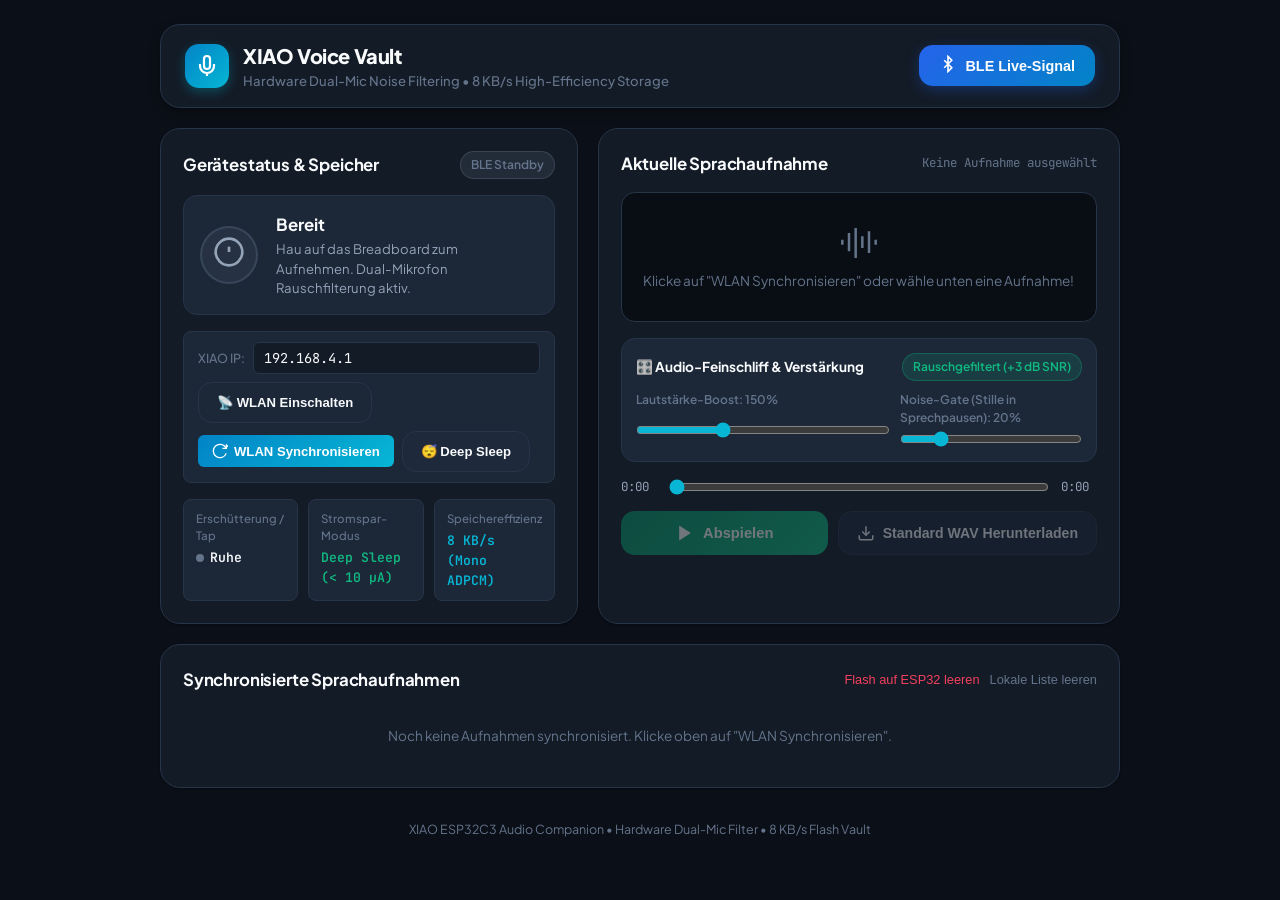
<file: app/index.html>
<!DOCTYPE html>
<html lang="de">
<head>
  <meta charset="UTF-8">
  <meta name="viewport" content="width=device-width, initial-scale=1.0">
  <title>XIAO ESP32C3 - Voice Assistant & Dual-Mic Noise Filter</title>
  <link rel="stylesheet" href="style.css">
  <link rel="preconnect" href="https://fonts.googleapis.com">
  <link rel="preconnect" href="https://fonts.gstatic.com" crossorigin>
  <link href="https://fonts.googleapis.com/css2?family=Plus+Jakarta+Sans:wght@400;500;600;700;800&family=JetBrains+Mono:wght@400;500;600&display=swap" rel="stylesheet">
</head>
<body>
  <div class="app-container">
    <!-- Header -->
    <header class="app-header">
      <div class="brand">
        <div class="logo-icon">
          <svg width="24" height="24" viewBox="0 0 24 24" fill="none" stroke="currentColor" stroke-width="2.2">
            <path d="M12 2a3 3 0 0 0-3 3v7a3 3 0 0 0 6 0V5a3 3 0 0 0-3-3Z"></path>
            <path d="M19 10v2a7 7 0 0 1-14 0v-2"></path>
            <line x1="12" y1="19" x2="12" y2="22"></line>
          </svg>
        </div>
        <div>
          <h1>XIAO Voice Vault</h1>
          <p class="subtitle">Hardware Dual-Mic Noise Filtering &bull; 8 KB/s High-Efficiency Storage</p>
        </div>
      </div>

      <div class="header-actions">
        <button id="btnConnect" class="btn-connect" onclick="toggleBleConnection()">
          <span class="btn-icon">
            <svg width="18" height="18" viewBox="0 0 24 24" fill="none" stroke="currentColor" stroke-width="2.2">
              <path d="m7 7 10 10-5 5V2l5 5L7 17"></path>
            </svg>
          </span>
          <span id="btnConnectText">BLE Live-Signal</span>
        </button>
      </div>
    </header>

    <!-- Main Grid -->
    <main class="main-grid">
      <!-- Status & Device Card -->
      <section class="card status-card">
        <div class="card-header">
          <h2>Gerätestatus & Speicher</h2>
          <span id="connectionBadge" class="badge badge-disconnected">BLE Standby</span>
        </div>

        <div class="status-hero">
          <div id="stateRing" class="state-ring state-idle">
            <div class="state-icon-inner" id="stateIcon">
              <svg width="32" height="32" viewBox="0 0 24 24" fill="none" stroke="currentColor" stroke-width="2">
                <circle cx="12" cy="12" r="10"></circle>
                <line x1="12" y1="8" x2="12" y2="12"></line>
                <line x1="12" y1="16" x2="12.01" y2="16"></line>
              </svg>
            </div>
          </div>
          <div class="status-texts">
            <h3 id="stateLabel">Bereit</h3>
            <p id="stateDesc">Hau auf das Breadboard zum Aufnehmen. Dual-Mikrofon Rauschfilterung aktiv.</p>
          </div>
        </div>

        <!-- Wi-Fi Sync & Power Management Controls -->
        <div class="wifi-bar" style="flex-wrap:wrap;gap:8px;">
          <div class="wifi-input-group">
            <label for="wifiIpInput">XIAO IP:</label>
            <input type="text" id="wifiIpInput" value="192.168.4.1" placeholder="192.168.4.1">
          </div>
          <button id="btnToggleWifi" class="btn-secondary" onclick="toggleWifiViaBle()" style="font-size:0.82rem;">
            📡 WLAN Einschalten
          </button>
          <button id="btnSyncWifi" class="btn-wifi-fetch" onclick="syncAllClipsFromWifi()">
            <svg width="16" height="16" viewBox="0 0 24 24" fill="none" stroke="currentColor" stroke-width="2">
              <path d="M21.5 2v6h-6M21.34 15.57a10 10 0 1 1-.57-8.38l5.67-5.67"></path>
            </svg>
            <span id="btnSyncText">WLAN Synchronisieren</span>
          </button>
          <button id="btnSleep" class="btn-secondary" onclick="enterSleepViaBle()" title="ESP32 sofort in Ultra-Low-Power Deep Sleep (< 10 uA) versetzen" style="font-size:0.82rem;background:#1e293b;">
            😴 Deep Sleep
          </button>
        </div>

        <!-- Sensor Indicators -->
        <div class="sensor-grid">
          <div class="sensor-pill">
            <span class="pill-label">Erschütterung / Tap</span>
            <div class="tap-indicator-container">
              <span id="tapPulse" class="tap-pulse"></span>
              <span id="tapText" class="pill-val">Ruhe</span>
            </div>
          </div>

          <div class="sensor-pill">
            <span class="pill-label">Stromspar-Modus</span>
            <span id="powerModeVal" class="pill-val" style="color:var(--accent-emerald);">Deep Sleep (< 10 µA)</span>
          </div>

          <div class="sensor-pill">
            <span class="pill-label">Speichereffizienz</span>
            <span class="pill-val" style="color:var(--accent-cyan);">8 KB/s (Mono ADPCM)</span>
          </div>
        </div>
      </section>

      <!-- Player & Waveform Card -->
      <section class="card player-card">
        <div class="card-header">
          <h2 id="currentClipTitle">Aktuelle Sprachaufnahme</h2>
          <span id="clipMeta" class="meta-tag">Keine Aufnahme ausgewählt</span>
        </div>

        <div class="waveform-container">
          <canvas id="waveformCanvas"></canvas>
          <div id="emptyWaveformMessage" class="empty-message">
            <svg width="40" height="40" viewBox="0 0 24 24" fill="none" stroke="currentColor" stroke-width="1.5">
              <path d="M2 10v3"></path>
              <path d="M6 6v11"></path>
              <path d="M10 3v18"></path>
              <path d="M14 8v7"></path>
              <path d="M18 5v13"></path>
              <path d="M22 10v3"></path>
            </svg>
            <p>Klicke auf "WLAN Synchronisieren" oder wähle unten eine Aufnahme!</p>
          </div>
        </div>

        <!-- Audio Tuning & DSP Controls -->
        <div class="dsp-card">
          <div class="dsp-title-row">
            <span class="dsp-title">🎛️ Audio-Feinschliff & Verstärkung</span>
            <span class="badge badge-connected">Rauschgefiltert (+3 dB SNR)</span>
          </div>
          
          <div class="dsp-controls-grid">
            <div class="dsp-control-group">
              <label for="volumeBoostSlider">Lautstärke-Boost: <span id="boostVal">150%</span></label>
              <input type="range" id="volumeBoostSlider" min="50" max="350" value="150" oninput="onAudioSettingsChanged()">
            </div>

            <div class="dsp-control-group">
              <label for="noiseGateSlider">Noise-Gate (Stille in Sprechpausen): <span id="gateVal">20%</span></label>
              <input type="range" id="noiseGateSlider" min="0" max="100" value="20" oninput="onAudioSettingsChanged()">
            </div>
          </div>
        </div>

        <!-- Player Controls -->
        <div class="player-controls">
          <div class="timeline-row">
            <span id="currentTime" class="time-label">0:00</span>
            <input type="range" id="seekSlider" min="0" max="100" value="0" step="0.1" oninput="seekAudio(this.value)">
            <span id="totalTime" class="time-label">0:00</span>
          </div>

          <div class="action-buttons-row">
            <button id="btnPlay" class="btn-play" onclick="togglePlayAudio()" disabled>
              <svg id="playIcon" width="20" height="20" viewBox="0 0 24 24" fill="currentColor">
                <polygon points="5 3 19 12 5 21 5 3"></polygon>
              </svg>
              <span id="btnPlayText">Abspielen</span>
            </button>

            <button id="btnDownload" class="btn-secondary" onclick="downloadCurrentClip()" disabled>
              <svg width="18" height="18" viewBox="0 0 24 24" fill="none" stroke="currentColor" stroke-width="2">
                <path d="M21 15v4a2 2 0 0 1-2 2H5a2 2 0 0 1-2-2v-4"></path>
                <polyline points="7 10 12 15 17 10"></polyline>
                <line x1="12" y1="15" x2="12" y2="3"></line>
              </svg>
              <span>Standard WAV Herunterladen</span>
            </button>
          </div>
        </div>
      </section>

      <!-- Recordings Library Section -->
      <section class="card library-card">
        <div class="card-header">
          <h2>Synchronisierte Sprachaufnahmen</h2>
          <div style="display:flex;gap:10px;">
            <button class="btn-text" onclick="clearDeviceFlashStorage()" style="color:#f43f5e;">Flash auf ESP32 leeren</button>
            <button class="btn-text" onclick="clearHistory()">Lokale Liste leeren</button>
          </div>
        </div>

        <div id="clipsList" class="clips-list">
          <div class="no-clips-msg">Noch keine Aufnahmen synchronisiert. Klicke oben auf "WLAN Synchronisieren".</div>
        </div>
      </section>
    </main>

    <!-- Footer -->
    <footer class="app-footer">
      <span>XIAO ESP32C3 Audio Companion &bull; Hardware Dual-Mic Filter &bull; 8 KB/s Flash Vault</span>
    </footer>
  </div>

  <script src="app.js"></script>
</body>
</html>
</file>
<file: app/style.css>
:root {
  --bg-primary: #0b0f17;
  --bg-surface: #131b26;
  --bg-surface-elevated: #1c2738;
  --bg-surface-hover: #243247;
  --border-color: #273549;
  --border-light: #364863;
  
  --text-primary: #f8fafc;
  --text-secondary: #94a3b8;
  --text-muted: #64748b;
  
  --accent-cyan: #06b6d4;
  --accent-blue: #3b82f6;
  --accent-emerald: #10b981;
  --accent-rose: #f43f5e;
  --accent-amber: #f59e0b;

  --shadow-sm: 0 1px 2px 0 rgba(0, 0, 0, 0.3);
  --shadow-md: 0 4px 12px -2px rgba(0, 0, 0, 0.4);
  --shadow-lg: 0 12px 24px -4px rgba(0, 0, 0, 0.5);

  --radius-sm: 8px;
  --radius-md: 14px;
  --radius-lg: 20px;
}

* {
  margin: 0;
  padding: 0;
  box-sizing: border-box;
}

body {
  font-family: 'Plus Jakarta Sans', -apple-system, BlinkMacSystemFont, 'Segoe UI', Roboto, sans-serif;
  background-color: var(--bg-primary);
  color: var(--text-primary);
  min-height: 100vh;
  display: flex;
  justify-content: center;
  padding: 24px 16px;
  line-height: 1.5;
}

.app-container {
  width: 100%;
  max-width: 960px;
  display: flex;
  flex-direction: column;
  gap: 20px;
}

/* Header */
.app-header {
  display: flex;
  justify-content: space-between;
  align-items: center;
  padding: 16px 24px;
  background: var(--bg-surface);
  border: 1px solid var(--border-color);
  border-radius: var(--radius-lg);
  box-shadow: var(--shadow-md);
}

.brand {
  display: flex;
  align-items: center;
  gap: 14px;
}

.logo-icon {
  width: 44px;
  height: 44px;
  background: linear-gradient(135deg, #0284c7, #06b6d4);
  border-radius: var(--radius-md);
  display: flex;
  align-items: center;
  justify-content: center;
  color: #fff;
  box-shadow: 0 4px 12px rgba(6, 182, 212, 0.3);
}

.brand h1 {
  font-size: 1.25rem;
  font-weight: 800;
  letter-spacing: -0.02em;
  color: var(--text-primary);
}

.subtitle {
  font-size: 0.82rem;
  color: var(--text-muted);
  font-weight: 500;
}

.btn-connect {
  display: inline-flex;
  align-items: center;
  gap: 8px;
  padding: 10px 20px;
  background: linear-gradient(135deg, #2563eb, #0284c7);
  color: white;
  border: none;
  border-radius: var(--radius-md);
  font-size: 0.9rem;
  font-weight: 600;
  cursor: pointer;
  transition: all 0.2s cubic-bezier(0.4, 0, 0.2, 1);
  box-shadow: 0 4px 14px rgba(37, 99, 235, 0.3);
}

.btn-connect:hover {
  transform: translateY(-1px);
  box-shadow: 0 6px 18px rgba(37, 99, 235, 0.45);
}

.btn-connect.connected {
  background: linear-gradient(135deg, #1e293b, #0f172a);
  border: 1px solid var(--border-light);
  color: var(--accent-emerald);
  box-shadow: none;
}

/* Grid */
.main-grid {
  display: grid;
  grid-template-columns: 1fr;
  gap: 20px;
}

@media (min-width: 768px) {
  .main-grid {
    grid-template-columns: 1fr 1.25fr;
  }
  .library-card {
    grid-column: 1 / -1;
  }
}

/* Cards */
.card {
  background: var(--bg-surface);
  border: 1px solid var(--border-color);
  border-radius: var(--radius-lg);
  padding: 22px;
  display: flex;
  flex-direction: column;
  gap: 16px;
  box-shadow: var(--shadow-sm);
}

.card-header {
  display: flex;
  justify-content: space-between;
  align-items: center;
}

.card-header h2 {
  font-size: 1.05rem;
  font-weight: 700;
  letter-spacing: -0.01em;
  color: var(--text-primary);
}

.badge {
  padding: 4px 10px;
  border-radius: 999px;
  font-size: 0.75rem;
  font-weight: 600;
}

.badge-disconnected {
  background: rgba(148, 163, 184, 0.12);
  color: var(--text-muted);
  border: 1px solid rgba(148, 163, 184, 0.2);
}

.badge-connected {
  background: rgba(16, 185, 129, 0.15);
  color: var(--accent-emerald);
  border: 1px solid rgba(16, 185, 129, 0.3);
}

.meta-tag {
  font-size: 0.78rem;
  color: var(--text-muted);
  font-family: 'JetBrains Mono', monospace;
}

/* Status Hero */
.status-hero {
  display: flex;
  align-items: center;
  gap: 18px;
  padding: 16px;
  background: var(--bg-surface-elevated);
  border-radius: var(--radius-md);
  border: 1px solid var(--border-color);
}

.state-ring {
  width: 58px;
  height: 58px;
  border-radius: 50%;
  display: flex;
  align-items: center;
  justify-content: center;
  transition: all 0.3s ease;
  flex-shrink: 0;
}

.state-idle {
  background: rgba(100, 116, 139, 0.15);
  border: 2px solid rgba(100, 116, 139, 0.3);
  color: var(--text-secondary);
}

.state-recording {
  background: rgba(244, 63, 94, 0.2);
  border: 2px solid var(--accent-rose);
  color: var(--accent-rose);
  animation: pulse-ring 1.5s infinite;
}

@keyframes pulse-ring {
  0% { transform: scale(0.96); box-shadow: 0 0 0 0 rgba(244, 63, 94, 0.6); }
  70% { transform: scale(1.04); box-shadow: 0 0 0 12px rgba(244, 63, 94, 0); }
  100% { transform: scale(0.96); box-shadow: 0 0 0 0 rgba(244, 63, 94, 0); }
}

.status-texts h3 {
  font-size: 1.05rem;
  font-weight: 700;
  margin-bottom: 2px;
}

.status-texts p {
  font-size: 0.82rem;
  color: var(--text-secondary);
}

/* Wi-Fi Bar */
.wifi-bar {
  display: flex;
  gap: 10px;
  align-items: center;
  background: var(--bg-surface-elevated);
  padding: 10px 14px;
  border-radius: var(--radius-sm);
  border: 1px solid var(--border-color);
}

.wifi-input-group {
  display: flex;
  align-items: center;
  gap: 8px;
  flex: 1;
}

.wifi-input-group label {
  font-size: 0.78rem;
  color: var(--text-muted);
  font-weight: 500;
  white-space: nowrap;
}

.wifi-input-group input {
  flex: 1;
  background: var(--bg-surface);
  border: 1px solid var(--border-color);
  border-radius: 6px;
  padding: 6px 10px;
  color: var(--text-primary);
  font-family: 'JetBrains Mono', monospace;
  font-size: 0.85rem;
  outline: none;
}

.wifi-input-group input:focus {
  border-color: var(--accent-cyan);
}

.btn-wifi-fetch {
  display: inline-flex;
  align-items: center;
  gap: 6px;
  padding: 8px 14px;
  background: linear-gradient(135deg, #0284c7, #06b6d4);
  color: white;
  border: none;
  border-radius: 6px;
  font-size: 0.82rem;
  font-weight: 600;
  cursor: pointer;
  transition: all 0.2s ease;
  white-space: nowrap;
}

.btn-wifi-fetch:hover {
  transform: translateY(-1px);
  box-shadow: 0 4px 12px rgba(6, 182, 212, 0.35);
}

/* Sensor Grid */
.sensor-grid {
  display: grid;
  grid-template-columns: repeat(3, 1fr);
  gap: 10px;
}

.sensor-pill {
  background: var(--bg-surface-elevated);
  border: 1px solid var(--border-color);
  padding: 10px 12px;
  border-radius: var(--radius-sm);
  display: flex;
  flex-direction: column;
  gap: 4px;
}

.pill-label {
  font-size: 0.72rem;
  color: var(--text-muted);
  font-weight: 500;
}

.pill-val {
  font-size: 0.82rem;
  font-weight: 600;
  font-family: 'JetBrains Mono', monospace;
  color: var(--text-primary);
}

.tap-indicator-container {
  display: flex;
  align-items: center;
  gap: 6px;
}

.tap-pulse {
  width: 8px;
  height: 8px;
  border-radius: 50%;
  background: var(--text-muted);
  transition: all 0.2s ease;
}

.tap-pulse.active {
  background: var(--accent-amber);
  transform: scale(1.5);
  box-shadow: 0 0 10px var(--accent-amber);
}

/* Waveform Canvas */
.waveform-container {
  position: relative;
  width: 100%;
  height: 130px;
  background: #090d14;
  border: 1px solid var(--border-color);
  border-radius: var(--radius-md);
  overflow: hidden;
  display: flex;
  align-items: center;
  justify-content: center;
}

#waveformCanvas {
  width: 100%;
  height: 100%;
  display: block;
}

.empty-message {
  position: absolute;
  display: flex;
  flex-direction: column;
  align-items: center;
  gap: 8px;
  color: var(--text-muted);
  text-align: center;
  padding: 12px;
}

.empty-message p {
  font-size: 0.85rem;
}

/* DSP Card */
.dsp-card {
  background: var(--bg-surface-elevated);
  border: 1px solid var(--border-color);
  border-radius: var(--radius-md);
  padding: 14px;
  display: flex;
  flex-direction: column;
  gap: 10px;
}

.dsp-title-row {
  display: flex;
  justify-content: space-between;
  align-items: center;
}

.dsp-title {
  font-size: 0.85rem;
  font-weight: 700;
  color: var(--text-primary);
}

.dsp-controls-grid {
  display: grid;
  grid-template-columns: 1fr;
  gap: 10px;
}

@media (min-width: 600px) {
  .dsp-controls-grid {
    grid-template-columns: 1.4fr 1fr;
  }
}

.dsp-control-group {
  display: flex;
  flex-direction: column;
  gap: 4px;
}

.dsp-control-group label {
  font-size: 0.75rem;
  color: var(--text-muted);
  font-weight: 600;
}

.dsp-control-group select {
  background: var(--bg-surface);
  border: 1px solid var(--border-color);
  border-radius: 6px;
  padding: 7px 10px;
  color: var(--text-primary);
  font-size: 0.82rem;
  outline: none;
  font-weight: 500;
}

.dsp-control-group select:focus {
  border-color: var(--accent-cyan);
}

/* Player Controls */
.player-controls {
  display: flex;
  flex-direction: column;
  gap: 14px;
}

.timeline-row {
  display: flex;
  align-items: center;
  gap: 12px;
}

.time-label {
  font-size: 0.78rem;
  font-family: 'JetBrains Mono', monospace;
  color: var(--text-secondary);
  min-width: 36px;
}

input[type="range"] {
  flex: 1;
  accent-color: var(--accent-cyan);
  cursor: pointer;
}

.action-buttons-row {
  display: flex;
  gap: 10px;
}

.btn-play {
  flex: 1;
  display: inline-flex;
  align-items: center;
  justify-content: center;
  gap: 8px;
  padding: 12px 20px;
  background: linear-gradient(135deg, #059669, #10b981);
  color: white;
  border: none;
  border-radius: var(--radius-md);
  font-size: 0.92rem;
  font-weight: 700;
  cursor: pointer;
  transition: all 0.2s ease;
  box-shadow: 0 4px 12px rgba(16, 185, 129, 0.3);
}

.btn-play:hover:not(:disabled) {
  transform: translateY(-1px);
  box-shadow: 0 6px 16px rgba(16, 185, 129, 0.45);
}

.btn-play:disabled {
  opacity: 0.4;
  cursor: not-allowed;
  box-shadow: none;
}

.btn-secondary {
  display: inline-flex;
  align-items: center;
  gap: 8px;
  padding: 12px 18px;
  background: var(--bg-surface-elevated);
  border: 1px solid var(--border-color);
  color: var(--text-primary);
  border-radius: var(--radius-md);
  font-size: 0.88rem;
  font-weight: 600;
  cursor: pointer;
  transition: all 0.2s ease;
}

.btn-secondary:hover:not(:disabled) {
  background: var(--bg-surface-hover);
  border-color: var(--border-light);
}

.btn-secondary:disabled {
  opacity: 0.4;
  cursor: not-allowed;
}

.btn-text {
  background: none;
  border: none;
  color: var(--text-muted);
  font-size: 0.8rem;
  font-weight: 500;
  cursor: pointer;
}

.btn-text:hover {
  color: var(--text-secondary);
}

/* History List */
.clips-list {
  display: flex;
  flex-direction: column;
  gap: 8px;
  max-height: 220px;
  overflow-y: auto;
}

.no-clips-msg {
  font-size: 0.85rem;
  color: var(--text-muted);
  text-align: center;
  padding: 18px 0;
}

.clip-item {
  display: flex;
  justify-content: space-between;
  align-items: center;
  padding: 10px 14px;
  background: var(--bg-surface-elevated);
  border: 1px solid var(--border-color);
  border-radius: var(--radius-sm);
  transition: background 0.15s ease;
}

.clip-item:hover {
  background: var(--bg-surface-hover);
}

.clip-info {
  display: flex;
  flex-direction: column;
}

.clip-title {
  font-size: 0.88rem;
  font-weight: 600;
}

.clip-sub {
  font-size: 0.75rem;
  color: var(--text-muted);
  font-family: 'JetBrains Mono', monospace;
}

.clip-actions {
  display: flex;
  gap: 8px;
}

.btn-icon-small {
  padding: 6px 10px;
  background: var(--bg-surface);
  border: 1px solid var(--border-color);
  border-radius: 6px;
  color: var(--text-secondary);
  cursor: pointer;
  font-size: 0.78rem;
  font-weight: 600;
}

.btn-icon-small:hover {
  color: var(--accent-cyan);
  border-color: var(--accent-cyan);
}

/* Footer */
.app-footer {
  text-align: center;
  font-size: 0.78rem;
  color: var(--text-muted);
  padding: 12px 0;
}
</file>
